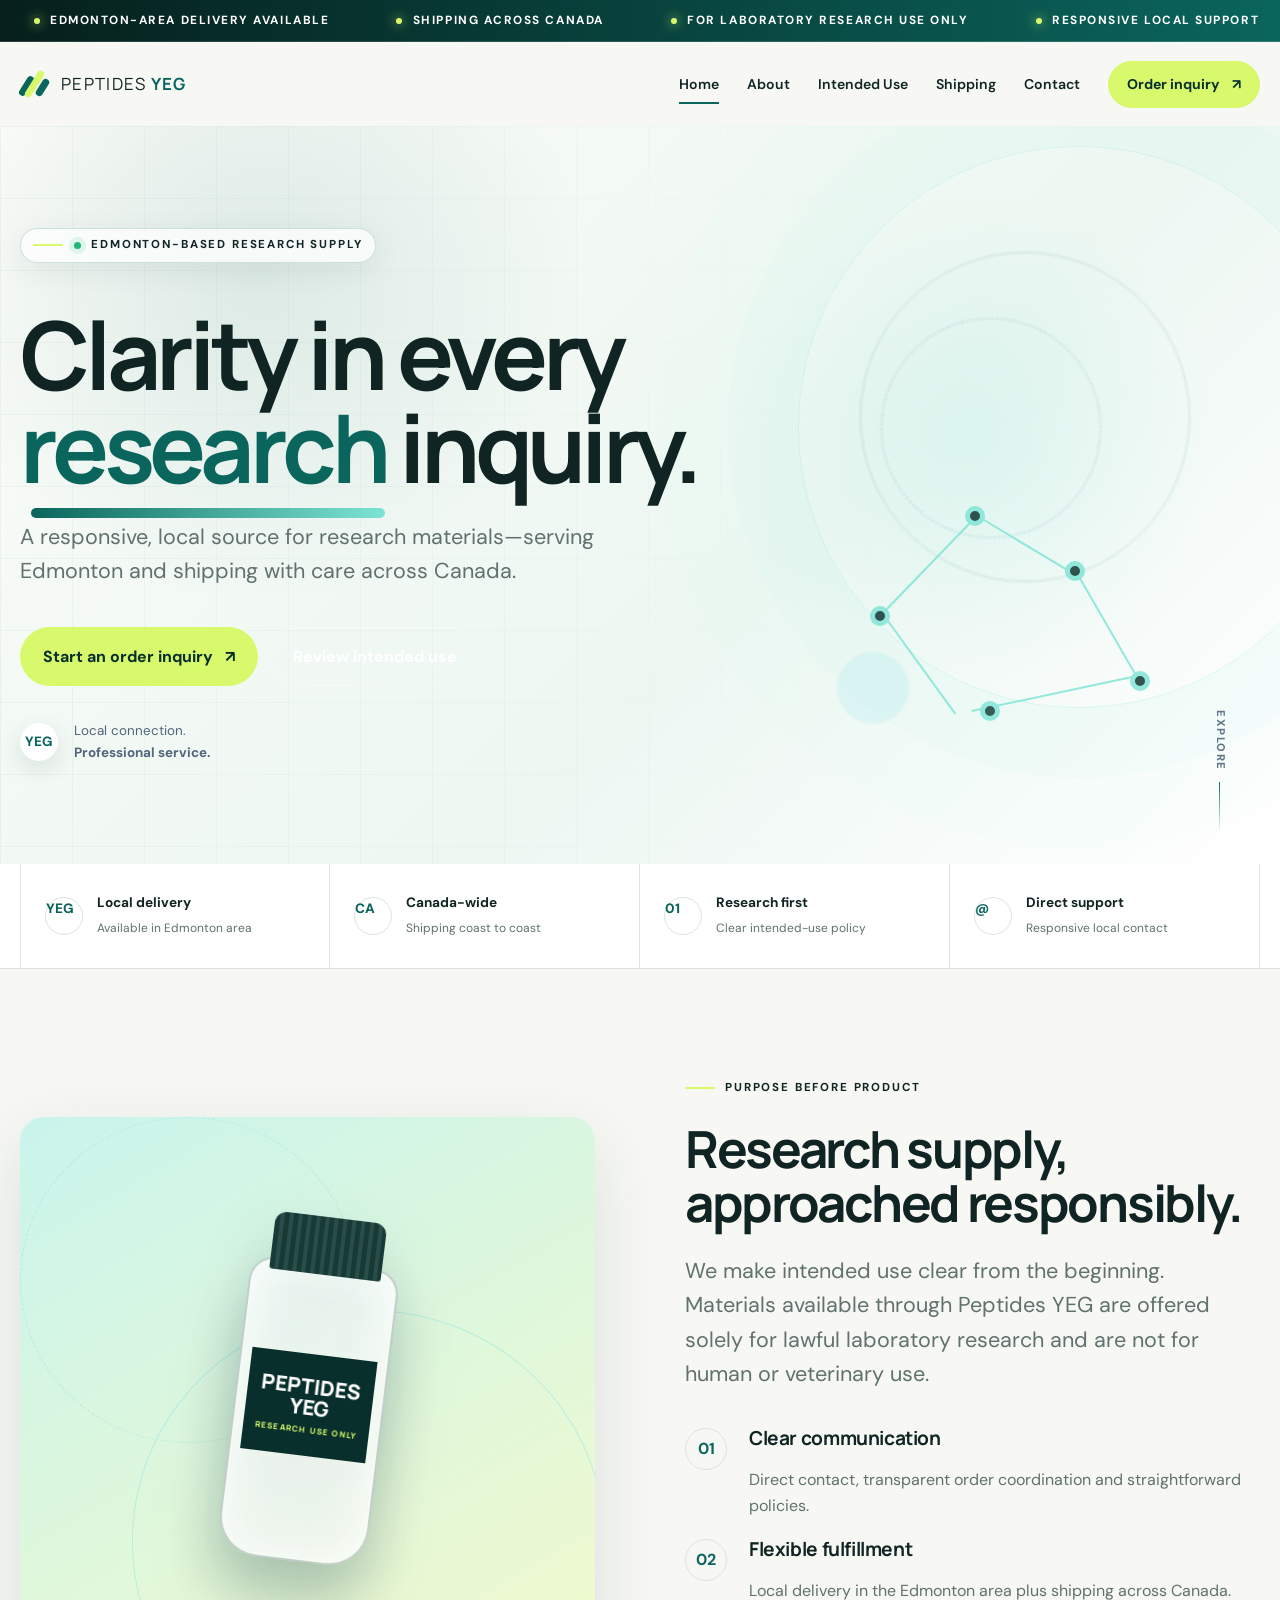
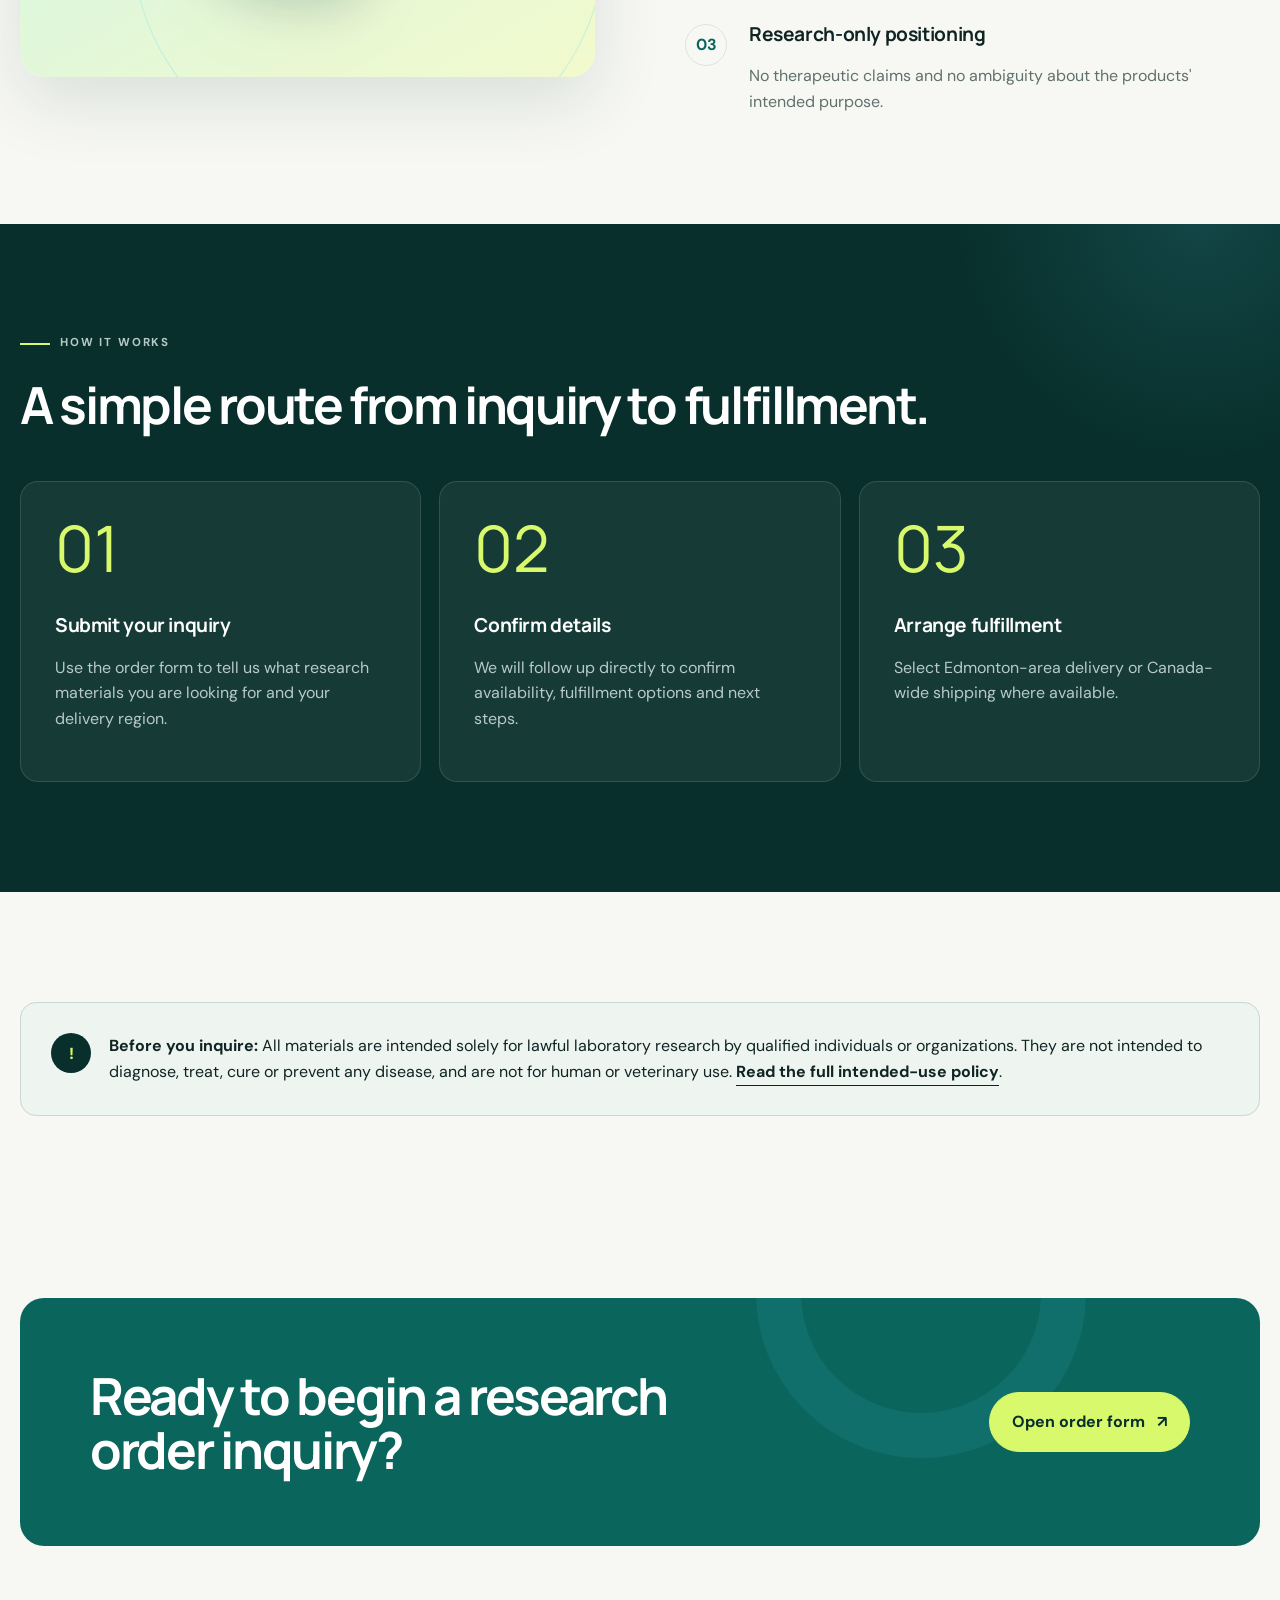
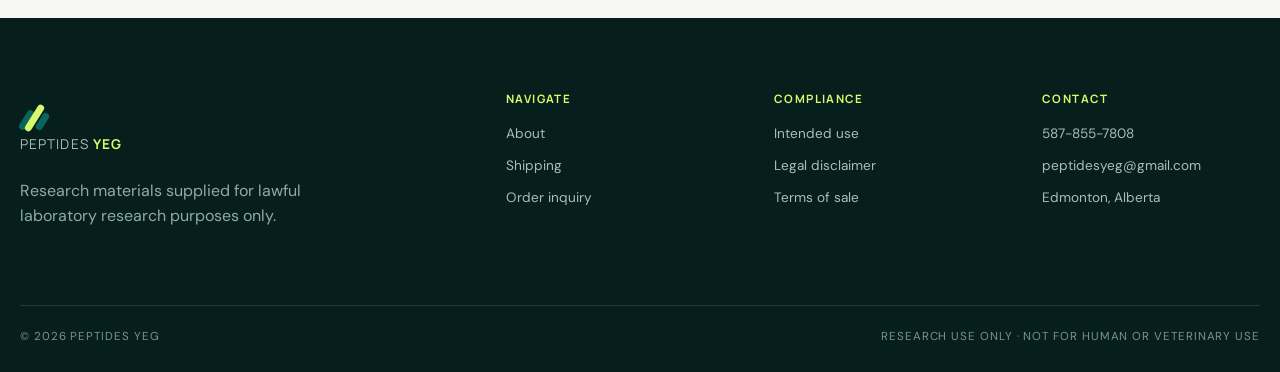
<file: index.html>
<!doctype html>
<html lang="en-CA">
<head>
  <meta charset="utf-8">
  <meta name="viewport" content="width=device-width,initial-scale=1">
  <meta name="description" content="Peptides YEG supplies research materials with Canada-wide shipping and local delivery in Edmonton. For laboratory research use only.">
  <title>Peptides YEG | Research Materials in Edmonton</title>
  <link rel="stylesheet" href="styles.css">
  <script src="navbar.js" defer></script>
  <script src="script.js" defer></script>
  <style>
    :root{--home-ink:#102523;--home-blue:#0a655d;--home-cyan:#7ce4d5;--home-mist:#f7f8f4;--home-line:rgba(10,101,93,.13)}
    html{scroll-behavior:smooth}
    body{overflow-x:hidden}
    body>.announcement{position:relative;z-index:30;height:auto;display:block;overflow:hidden;background:linear-gradient(90deg,#061f1c,#0a655d,#167e72,#061f1c);background-size:300% 100%;color:#fff;animation:bannerGlow 14s linear infinite;border-bottom:1px solid rgba(255,255,255,.14)}
    .announcement-track{display:flex;width:max-content;animation:marquee 28s linear infinite;padding:.7rem 0}
    body>.announcement:hover .announcement-track{animation-play-state:paused}
    .announcement-group{display:flex;align-items:center;flex-shrink:0}
    .announcement-item{display:flex;align-items:center;gap:.65rem;padding:0 2.1rem;font-size:.74rem;font-weight:700;letter-spacing:.13em;text-transform:uppercase;white-space:nowrap}
    .announcement-item::before{content:"";width:6px;height:6px;border-radius:50%;background:var(--mint);box-shadow:0 0 12px var(--mint)}
    .hero.home-hero{position:relative;min-height:min(760px,82vh);display:grid;align-items:center;isolation:isolate;overflow:hidden;background:radial-gradient(circle at 76% 42%,rgba(124,228,213,.17),transparent 23%),radial-gradient(circle at 20% 20%,rgba(10,101,93,.11),transparent 28%),linear-gradient(135deg,#fbfcf8 0%,#edf7f2 60%,#fff 100%);color:var(--ink)}
    .home-hero::before{content:"";position:absolute;inset:0;z-index:-2;background-image:linear-gradient(var(--home-line) 1px,transparent 1px),linear-gradient(90deg,var(--home-line) 1px,transparent 1px);background-size:72px 72px;mask-image:linear-gradient(to right,#000,transparent 78%);opacity:.38}
    .hero-orb{position:absolute;border-radius:50%;filter:blur(1px);pointer-events:none;z-index:-1}
    .orb-one{width:330px;height:330px;right:7%;top:17%;border:1px solid rgba(10,101,93,.18);animation:floatOrb 8s ease-in-out infinite}
    .orb-two{width:220px;height:220px;right:14%;top:26%;border:1px dashed rgba(11,111,145,.3);animation:spin 24s linear infinite}
    .orb-three{width:72px;height:72px;right:29%;bottom:19%;background:rgba(83,212,236,.12);animation:floatOrb 6s ease-in-out infinite reverse}
    .home-hero .hero-grid{position:relative;z-index:2}
    .hero-kicker{display:inline-flex;align-items:center;gap:.65rem;padding:.48rem .78rem;border:1px solid rgba(10,101,93,.18);border-radius:99px;background:rgba(255,255,255,.72);backdrop-filter:blur(8px);box-shadow:0 8px 30px rgba(8,47,43,.07)}
    .status-dot{width:7px;height:7px;border-radius:50%;background:#21b878;box-shadow:0 0 0 5px rgba(33,184,120,.12);animation:pulse 2s infinite}
    .home-hero h1{max-width:850px;margin-top:1.3rem;line-height:.98;letter-spacing:-.055em}
    .home-hero h1 em{position:relative;color:var(--home-blue);font-style:normal;white-space:nowrap}
    .home-hero h1 em::after{content:"";position:absolute;left:3%;right:0;bottom:-.08em;height:.11em;border-radius:99px;background:linear-gradient(90deg,var(--home-blue),var(--home-cyan));transform:scaleX(0);transform-origin:left;animation:drawLine 1s .65s cubic-bezier(.2,.8,.2,1) forwards}
    .home-hero .lead{max-width:650px;color:var(--muted)}
    .button{position:relative;overflow:hidden}
    .button::before{content:"";position:absolute;inset:0;transform:translateX(-110%) skewX(-18deg);background:linear-gradient(90deg,transparent,rgba(255,255,255,.28),transparent);transition:transform .65s ease}
    .button:hover::before{transform:translateX(110%) skewX(-18deg)}
    .hero-proof{display:flex;align-items:center;gap:1rem;margin-top:2.1rem;color:#53657c;font-size:.84rem}
    .proof-mark{display:grid;place-items:center;width:38px;height:38px;border-radius:50%;background:#fff;color:var(--home-blue);box-shadow:0 8px 24px rgba(8,47,43,.12);font-weight:800}
    .scroll-cue{position:absolute;right:clamp(1.2rem,4vw,4rem);bottom:2rem;display:flex;align-items:center;gap:.7rem;color:#5d6d82;font-size:.7rem;font-weight:800;letter-spacing:.14em;text-transform:uppercase;writing-mode:vertical-rl}
    .scroll-cue::after{content:"";width:1px;height:50px;background:linear-gradient(var(--home-blue),transparent);animation:scrollLine 1.8s ease-in-out infinite}
    .trust-strip{position:relative;z-index:4}
    .trust-item{transition:transform .35s ease,background .35s ease}
    .trust-item:hover{transform:translateY(-5px);background:rgba(10,101,93,.035)}
    .trust-icon{transition:transform .4s cubic-bezier(.2,.8,.2,1)}
    .trust-item:hover .trust-icon{transform:rotate(-6deg) scale(1.08)}
    .feature-visual{position:relative;overflow:hidden}
    .feature-visual::before,.feature-visual::after{content:"";position:absolute;border-radius:50%;border:1px solid rgba(83,212,236,.28)}
    .feature-visual::before{width:82%;height:82%;animation:spin 25s linear infinite}
    .feature-visual::after{width:58%;height:58%;border-style:dashed;animation:spin 18s linear infinite reverse}
    .vial{z-index:2;animation:vialFloat 5s ease-in-out infinite;filter:drop-shadow(0 26px 28px rgba(16,47,82,.17))}
    .feature{transition:transform .3s ease,border-color .3s ease,background .3s ease}
    .feature:hover{transform:translateX(8px);border-color:rgba(10,101,93,.25);background:rgba(247,248,244,.7)}
    .dark-section{position:relative;overflow:hidden}
    .dark-section::before{content:"";position:absolute;width:520px;height:520px;right:-180px;top:-270px;border-radius:50%;background:radial-gradient(circle,rgba(83,212,236,.14),transparent 67%);pointer-events:none}
    .card{position:relative;overflow:hidden;transition:transform .4s cubic-bezier(.2,.8,.2,1),border-color .4s ease,box-shadow .4s ease}
    .card::after{content:"";position:absolute;inset:auto -20% -65% 35%;height:170px;background:radial-gradient(circle,rgba(83,212,236,.13),transparent 68%);transition:transform .4s ease}
    .card:hover{transform:translateY(-10px);border-color:rgba(83,212,236,.45);box-shadow:0 22px 45px rgba(0,0,0,.18)}
    .card:hover::after{transform:translateY(-16px)}
    .card-number{transition:color .3s ease,transform .3s ease}
    .card:hover .card-number{color:var(--home-cyan);transform:translateX(5px)}
    .cta{position:relative;overflow:hidden}
    .cta::after{content:"";position:absolute;width:240px;height:240px;right:14%;top:-170px;border:45px solid rgba(83,212,236,.09);border-radius:50%;pointer-events:none;animation:floatOrb 7s ease-in-out infinite}
    .reveal{opacity:0;transform:translateY(32px);transition:opacity .8s ease,transform .8s cubic-bezier(.2,.8,.2,1)}
    .reveal.is-visible{opacity:1;transform:none}
    .reveal[data-delay="1"]{transition-delay:.1s}.reveal[data-delay="2"]{transition-delay:.2s}.reveal[data-delay="3"]{transition-delay:.3s}
    @keyframes marquee{to{transform:translateX(-50%)}}
    @keyframes bannerGlow{to{background-position:300% 0}}
    @keyframes floatOrb{50%{transform:translateY(-18px) scale(1.03)}}
    @keyframes vialFloat{50%{margin-top:-14px}}
    @keyframes spin{to{transform:rotate(360deg)}}
    @keyframes pulse{50%{box-shadow:0 0 0 9px rgba(33,184,120,0)}}
    @keyframes drawLine{to{transform:scaleX(1)}}
    @keyframes scrollLine{0%,100%{transform:scaleY(.25);transform-origin:top}50%{transform:scaleY(1);transform-origin:top}}
    @media (max-width:760px){.announcement-item{padding:0 1.35rem;font-size:.65rem}.hero.home-hero{min-height:680px}.hero-orb{opacity:.55}.orb-one{right:-180px}.orb-two{right:-80px}.scroll-cue{display:none}.hero-proof{margin-top:1.5rem}.home-hero h1 em{white-space:normal}.cta::after{display:none}}
    @media (prefers-reduced-motion:reduce){html{scroll-behavior:auto}.announcement-track,.announcement,.hero-orb,.vial,.status-dot,.scroll-cue::after,.cta::after{animation:none!important}.reveal{opacity:1;transform:none;transition:none}.home-hero h1 em::after{transform:scaleX(1);animation:none}}
  </style>
</head>
<body>
  <div class="announcement" role="region" aria-label="Service announcements">
    <div class="announcement-track">
      <div class="announcement-group">
        <span class="announcement-item">Edmonton-area delivery available</span><span class="announcement-item">Shipping across Canada</span><span class="announcement-item">For laboratory research use only</span><span class="announcement-item">Responsive local support</span>
      </div>
      <div class="announcement-group" aria-hidden="true">
        <span class="announcement-item">Edmonton-area delivery available</span><span class="announcement-item">Shipping across Canada</span><span class="announcement-item">For laboratory research use only</span><span class="announcement-item">Responsive local support</span>
      </div>
    </div>
  </div>
  <site-nav></site-nav>
  <main>
    <section class="hero home-hero">
      <span class="hero-orb orb-one" aria-hidden="true"></span><span class="hero-orb orb-two" aria-hidden="true"></span><span class="hero-orb orb-three" aria-hidden="true"></span>
      <div class="hero-grid">
        <p class="eyebrow hero-kicker"><span class="status-dot"></span> Edmonton-based research supply</p>
        <h1>Clarity in every <em>research</em> inquiry.</h1>
        <p class="lead">A responsive, local source for research materials—serving Edmonton and shipping with care across Canada.</p>
        <div class="hero-actions"><a class="button" href="order.html">Start an order inquiry <span>&#8599;</span></a><a class="button button-outline" href="intended-use.html">Review intended use</a></div>
        <div class="hero-proof"><span class="proof-mark">YEG</span><span>Local connection.<br><strong>Professional service.</strong></span></div>
      </div>
      <div class="molecule" aria-hidden="true"><span></span><span></span><span></span><span></span><span></span><i></i><i></i><i></i><i></i><i></i></div>
      <span class="scroll-cue" aria-hidden="true">Explore</span>
    </section>
    <section class="trust-strip reveal" aria-label="Service highlights"><div class="trust-grid"><div class="trust-item"><b class="trust-icon">YEG</b><div><b>Local delivery</b><span>Available in Edmonton area</span></div></div><div class="trust-item"><b class="trust-icon">CA</b><div><b>Canada-wide</b><span>Shipping coast to coast</span></div></div><div class="trust-item"><b class="trust-icon">01</b><div><b>Research first</b><span>Clear intended-use policy</span></div></div><div class="trust-item"><b class="trust-icon">@</b><div><b>Direct support</b><span>Responsive local contact</span></div></div></div></section>
    <section class="section"><div class="container split"><div class="feature-visual reveal" aria-label="Stylized research vial illustration"><div class="vial"><div class="vial-label">PEPTIDES YEG<small>RESEARCH USE ONLY</small></div></div></div><div class="reveal"><p class="eyebrow">Purpose before product</p><h2>Research supply, approached responsibly.</h2><p class="lead">We make intended use clear from the beginning. Materials available through Peptides YEG are offered solely for lawful laboratory research and are not for human or veterinary use.</p><div class="feature-list"><div class="feature"><span class="feature-number">01</span><div><h3>Clear communication</h3><p>Direct contact, transparent order coordination and straightforward policies.</p></div></div><div class="feature"><span class="feature-number">02</span><div><h3>Flexible fulfillment</h3><p>Local delivery in the Edmonton area plus shipping across Canada.</p></div></div><div class="feature"><span class="feature-number">03</span><div><h3>Research-only positioning</h3><p>No therapeutic claims and no ambiguity about the products' intended purpose.</p></div></div></div></div></div></section>
    <section class="section dark-section"><div class="container"><div class="reveal"><p class="eyebrow">How it works</p><h2>A simple route from inquiry to fulfillment.</h2></div><div class="cards"><article class="card reveal" data-delay="1"><div class="card-number">01</div><h3>Submit your inquiry</h3><p>Use the order form to tell us what research materials you are looking for and your delivery region.</p></article><article class="card reveal" data-delay="2"><div class="card-number">02</div><h3>Confirm details</h3><p>We will follow up directly to confirm availability, fulfillment options and next steps.</p></article><article class="card reveal" data-delay="3"><div class="card-number">03</div><h3>Arrange fulfillment</h3><p>Select Edmonton-area delivery or Canada-wide shipping where available.</p></article></div></div></section>
    <section class="section"><div class="container"><div class="notice reveal"><span class="notice-icon">!</span><p><strong>Before you inquire:</strong> All materials are intended solely for lawful laboratory research by qualified individuals or organizations. They are not intended to diagnose, treat, cure or prevent any disease, and are not for human or veterinary use. <a class="text-link" href="intended-use.html">Read the full intended-use policy</a>.</p></div></div></section>
    <section class="section-tight"><div class="container cta reveal"><h2>Ready to begin a research order inquiry?</h2><a class="button" href="order.html">Open order form <span>&#8599;</span></a></div></section>
  </main>
  <site-footer></site-footer>
  <script>
    (() => {
      const items = document.querySelectorAll('.reveal');
      if (!('IntersectionObserver' in window)) { items.forEach(el => el.classList.add('is-visible')); return; }
      const observer = new IntersectionObserver(entries => entries.forEach(entry => {
        if (entry.isIntersecting) { entry.target.classList.add('is-visible'); observer.unobserve(entry.target); }
      }), { threshold: .13, rootMargin: '0px 0px -30px' });
      items.forEach(el => observer.observe(el));
      const hero = document.querySelector('.home-hero');
      const orbs = document.querySelectorAll('.hero-orb');
      if (hero && matchMedia('(pointer:fine)').matches && !matchMedia('(prefers-reduced-motion:reduce)').matches) {
        hero.addEventListener('pointermove', event => {
          const x = (event.clientX / innerWidth - .5) * 16, y = (event.clientY / innerHeight - .5) * 16;
          orbs.forEach((orb, index) => { orb.style.marginLeft = `${x * (index + 1) * .35}px`; orb.style.marginTop = `${y * (index + 1) * .35}px`; });
        });
      }
    })();
  </script>
</body>
</html>
</file>
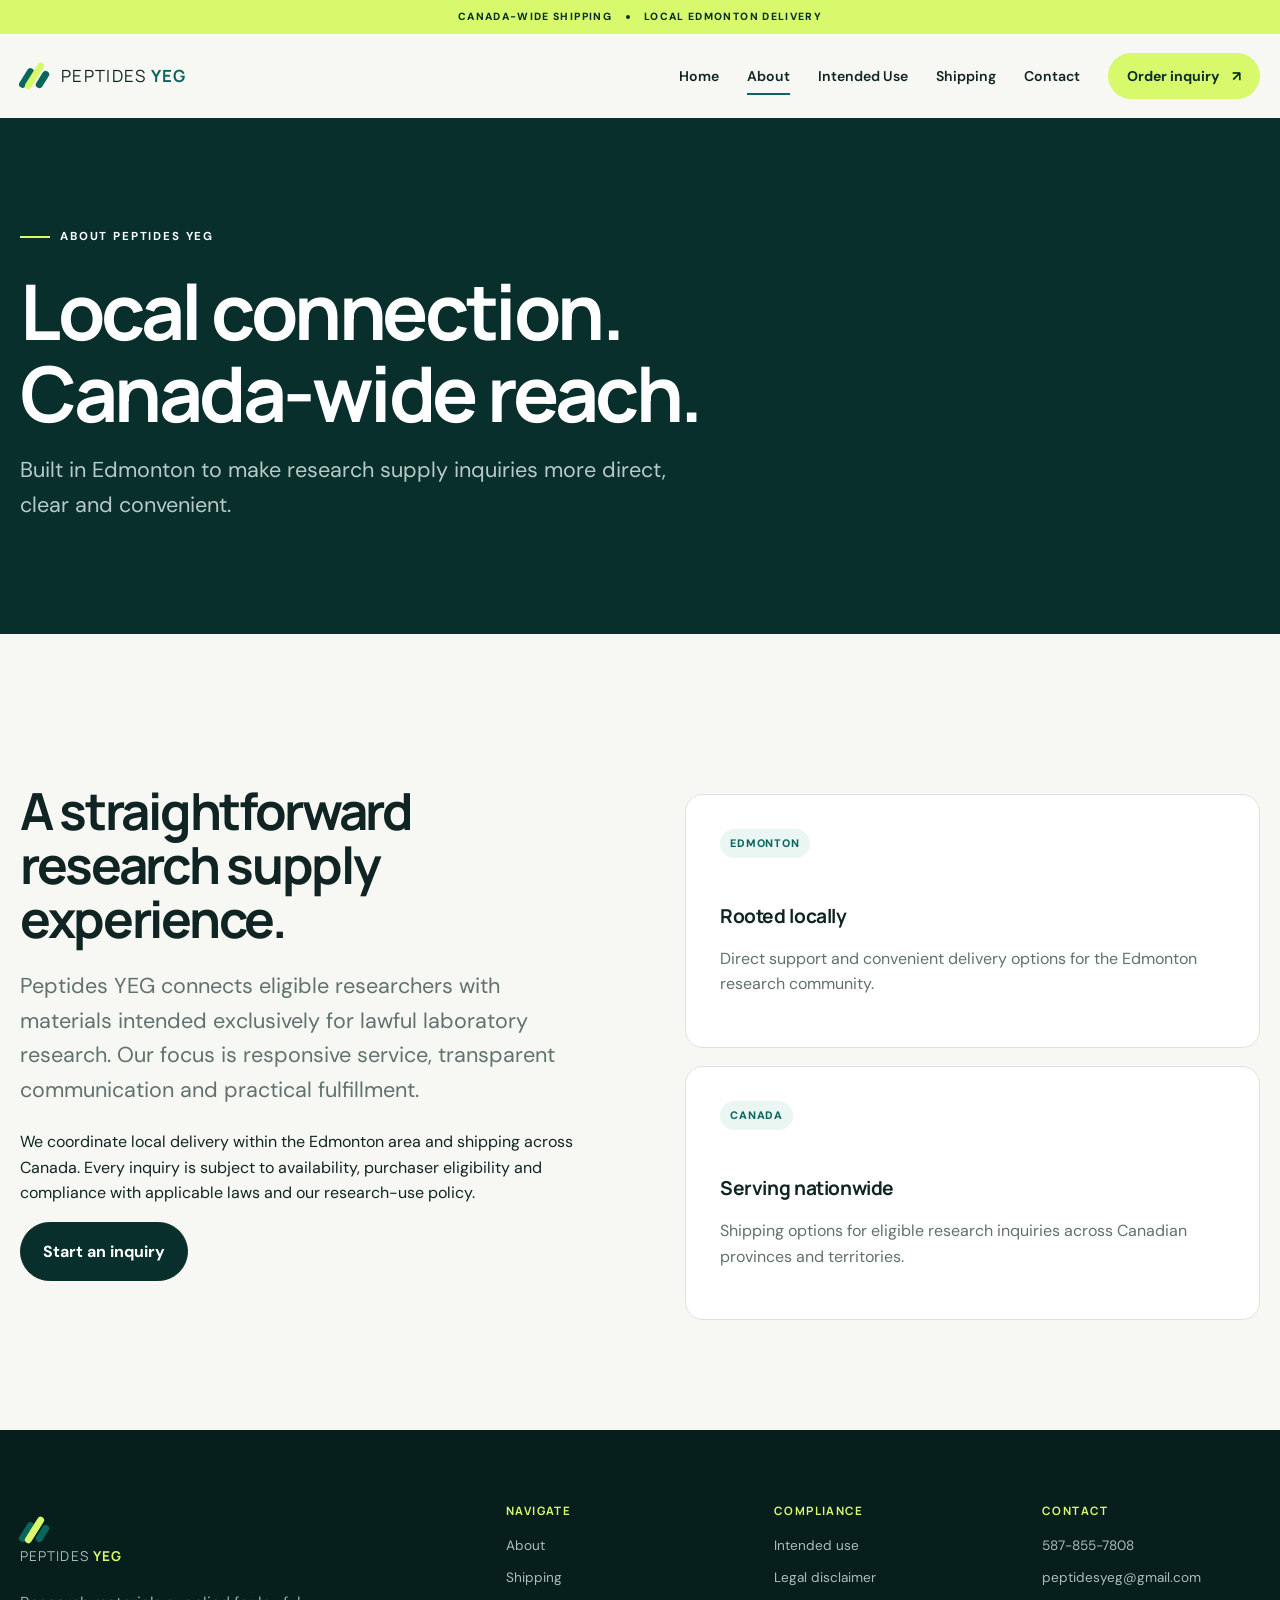
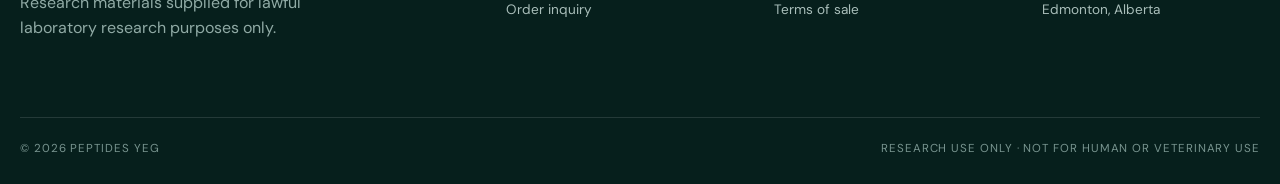
<file: about.html>
<!doctype html><html lang="en-CA"><head><meta charset="utf-8"><meta name="viewport" content="width=device-width,initial-scale=1"><meta name="description" content="About Peptides YEG, an Edmonton-based research material supplier serving Canada."><title>About | Peptides YEG</title><link rel="stylesheet" href="styles.css"><script src="navbar.js" defer></script></head><body><site-nav></site-nav><main><section class="page-hero"><div class="container"><p class="eyebrow">About Peptides YEG</p><h1>Local connection.<br>Canada-wide reach.</h1><p class="lead">Built in Edmonton to make research supply inquiries more direct, clear and convenient.</p></div></section><section class="section"><div class="container split"><div><h2>A straightforward research supply experience.</h2><p class="lead">Peptides YEG connects eligible researchers with materials intended exclusively for lawful laboratory research. Our focus is responsive service, transparent communication and practical fulfillment.</p><p>We coordinate local delivery within the Edmonton area and shipping across Canada. Every inquiry is subject to availability, purchaser eligibility and compliance with applicable laws and our research-use policy.</p><a class="button button-dark" href="order.html">Start an inquiry</a></div><div class="cards" style="grid-template-columns:1fr"><article class="card"><span class="card-label">EDMONTON</span><h3>Rooted locally</h3><p>Direct support and convenient delivery options for the Edmonton research community.</p></article><article class="card"><span class="card-label">CANADA</span><h3>Serving nationwide</h3><p>Shipping options for eligible research inquiries across Canadian provinces and territories.</p></article></div></div></section></main><site-footer></site-footer></body></html>
</file>
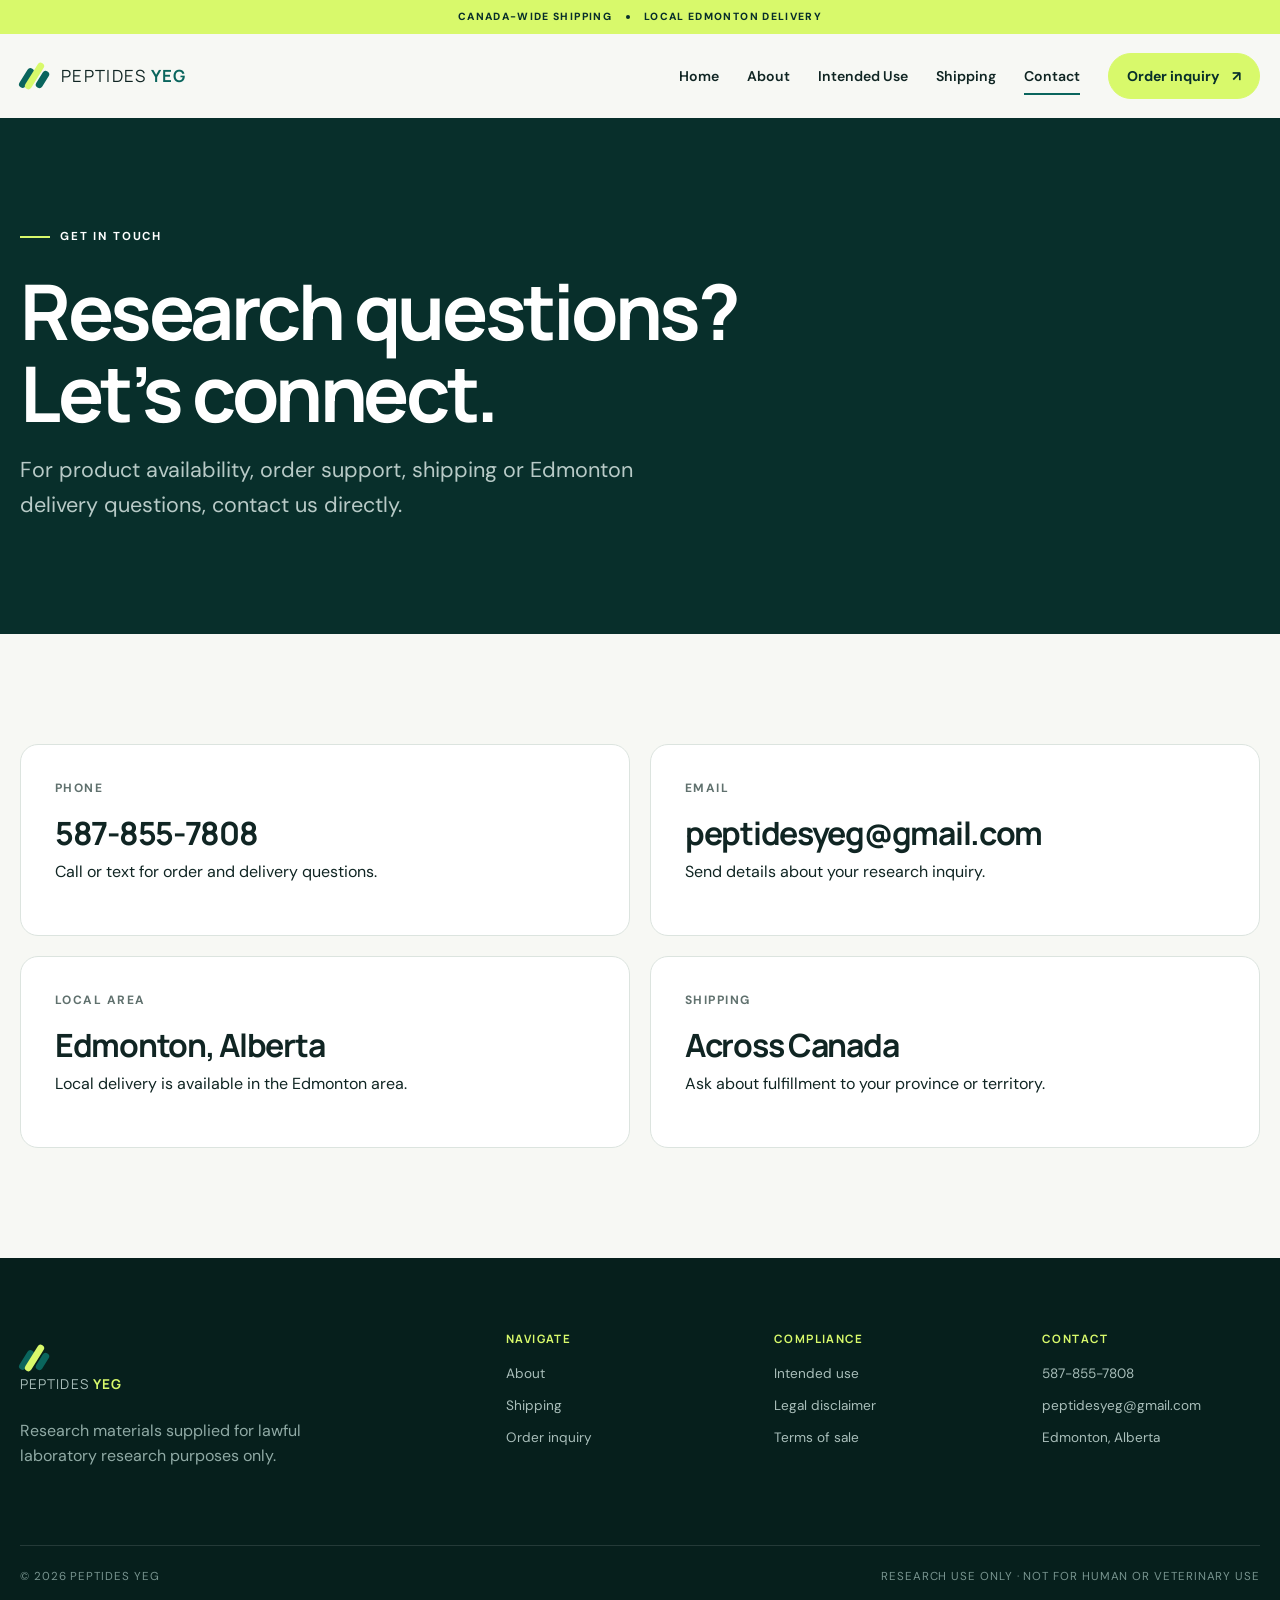
<file: contact.html>
<!doctype html><html lang="en-CA"><head><meta charset="utf-8"><meta name="viewport" content="width=device-width,initial-scale=1"><title>Contact | Peptides YEG</title><meta name="description" content="Contact Peptides YEG in Edmonton by phone or email."><link rel="stylesheet" href="styles.css"><script src="navbar.js" defer></script></head><body><site-nav></site-nav><main><section class="page-hero"><div class="container"><p class="eyebrow">Get in touch</p><h1>Research questions?<br>Let’s connect.</h1><p class="lead">For product availability, order support, shipping or Edmonton delivery questions, contact us directly.</p></div></section><section class="section"><div class="container contact-grid"><div class="contact-card"><strong>Phone</strong><a href="tel:+15878557808">587-855-7808</a><p>Call or text for order and delivery questions.</p></div><div class="contact-card"><strong>Email</strong><a href="mailto:peptidesyeg@gmail.com">peptidesyeg@gmail.com</a><p>Send details about your research inquiry.</p></div><div class="contact-card"><strong>Local area</strong><a href="shipping.html">Edmonton, Alberta</a><p>Local delivery is available in the Edmonton area.</p></div><div class="contact-card"><strong>Shipping</strong><a href="shipping.html">Across Canada</a><p>Ask about fulfillment to your province or territory.</p></div></div></section></main><site-footer></site-footer></body></html>
</file>
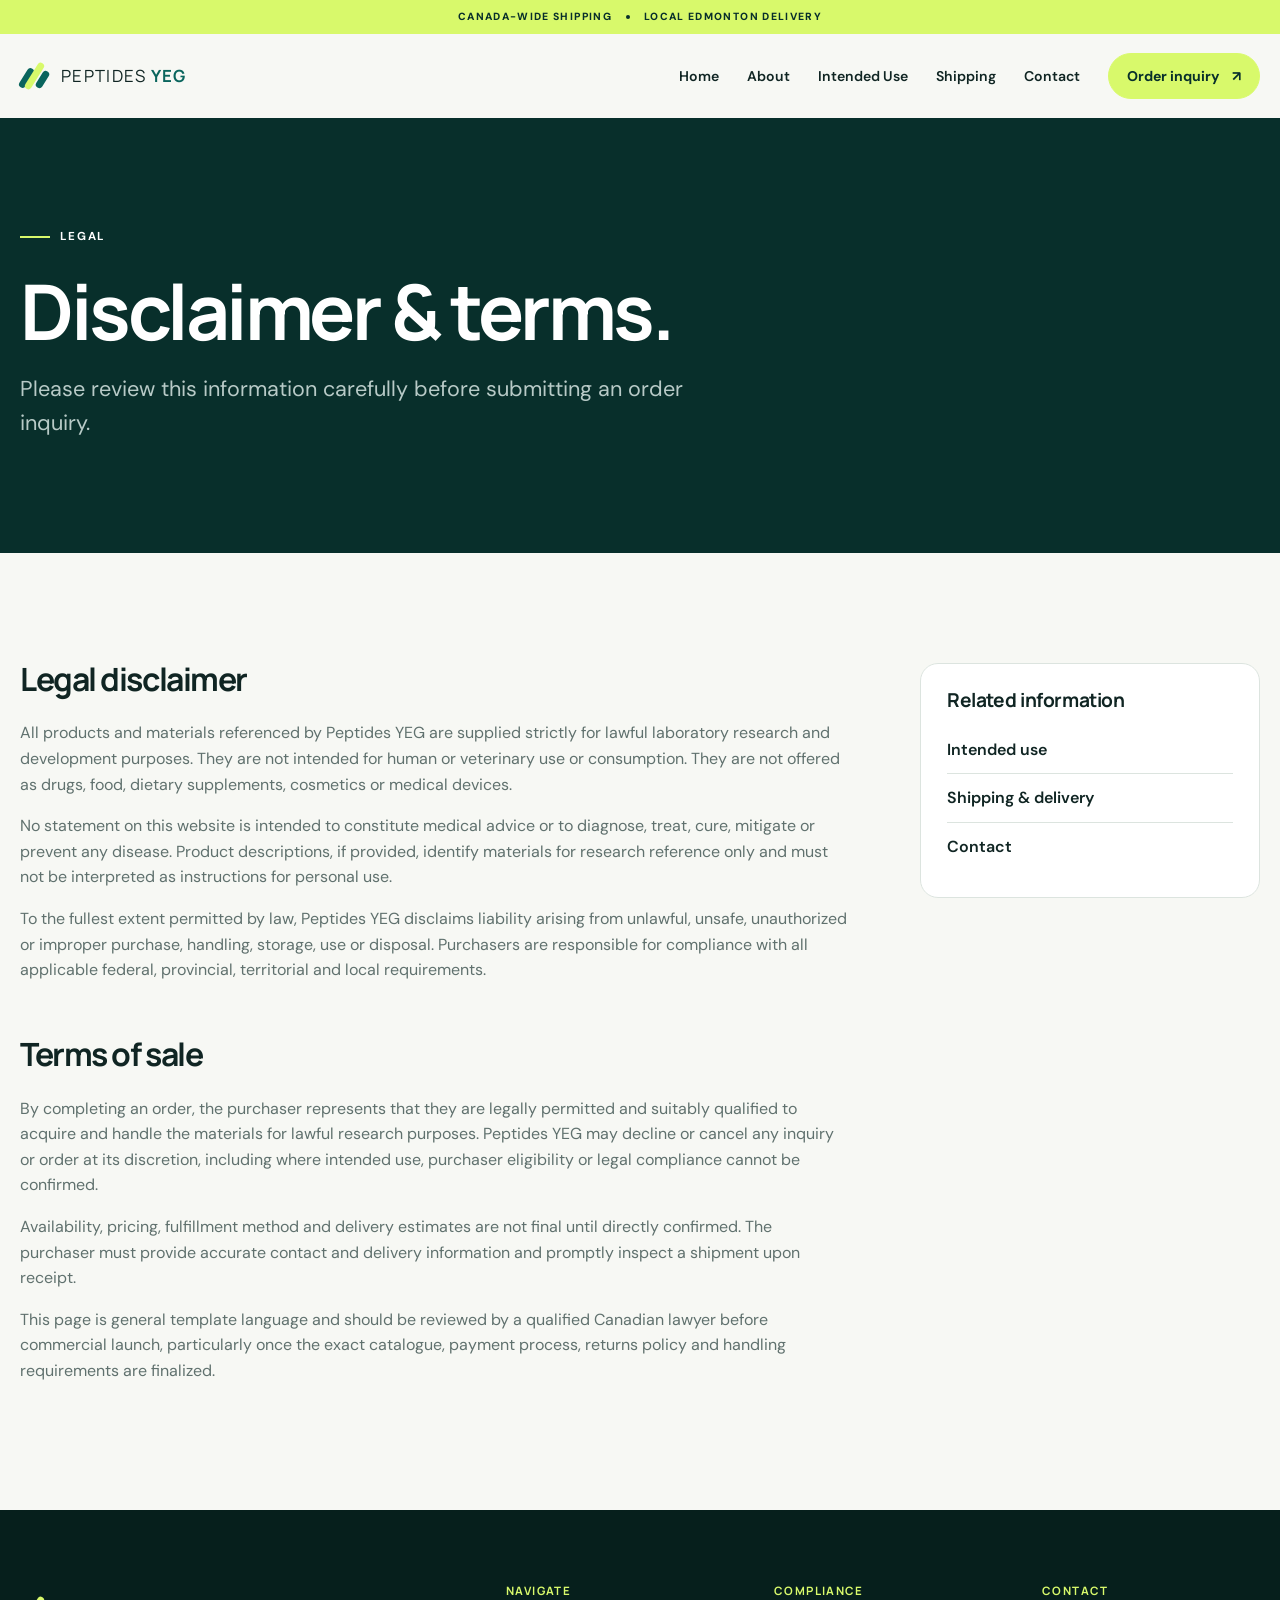
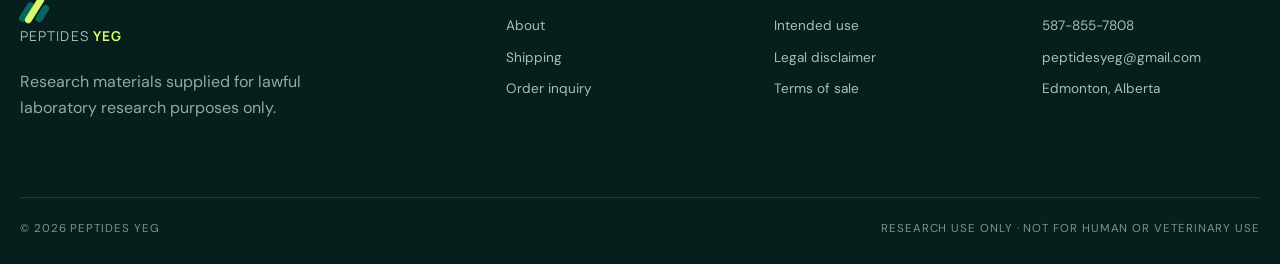
<file: disclaimer.html>
<!doctype html><html lang="en-CA"><head><meta charset="utf-8"><meta name="viewport" content="width=device-width,initial-scale=1"><title>Legal Disclaimer | Peptides YEG</title><meta name="description" content="Legal disclaimer and terms of sale for Peptides YEG."><link rel="stylesheet" href="styles.css"><script src="navbar.js" defer></script></head><body><site-nav></site-nav><main><section class="page-hero"><div class="container"><p class="eyebrow">Legal</p><h1>Disclaimer & terms.</h1><p class="lead">Please review this information carefully before submitting an order inquiry.</p></div></section><section class="section"><div class="container content-grid"><article class="prose"><h2>Legal disclaimer</h2><p>All products and materials referenced by Peptides YEG are supplied strictly for lawful laboratory research and development purposes. They are not intended for human or veterinary use or consumption. They are not offered as drugs, food, dietary supplements, cosmetics or medical devices.</p><p>No statement on this website is intended to constitute medical advice or to diagnose, treat, cure, mitigate or prevent any disease. Product descriptions, if provided, identify materials for research reference only and must not be interpreted as instructions for personal use.</p><p>To the fullest extent permitted by law, Peptides YEG disclaims liability arising from unlawful, unsafe, unauthorized or improper purchase, handling, storage, use or disposal. Purchasers are responsible for compliance with all applicable federal, provincial, territorial and local requirements.</p><h2 id="terms">Terms of sale</h2><p>By completing an order, the purchaser represents that they are legally permitted and suitably qualified to acquire and handle the materials for lawful research purposes. Peptides YEG may decline or cancel any inquiry or order at its discretion, including where intended use, purchaser eligibility or legal compliance cannot be confirmed.</p><p>Availability, pricing, fulfillment method and delivery estimates are not final until directly confirmed. The purchaser must provide accurate contact and delivery information and promptly inspect a shipment upon receipt.</p><p>This page is general template language and should be reviewed by a qualified Canadian lawyer before commercial launch, particularly once the exact catalogue, payment process, returns policy and handling requirements are finalized.</p></article><aside class="sidebar"><h3>Related information</h3><a href="intended-use.html">Intended use</a><a href="shipping.html">Shipping & delivery</a><a href="contact.html">Contact</a></aside></div></section></main><site-footer></site-footer></body></html>
</file>
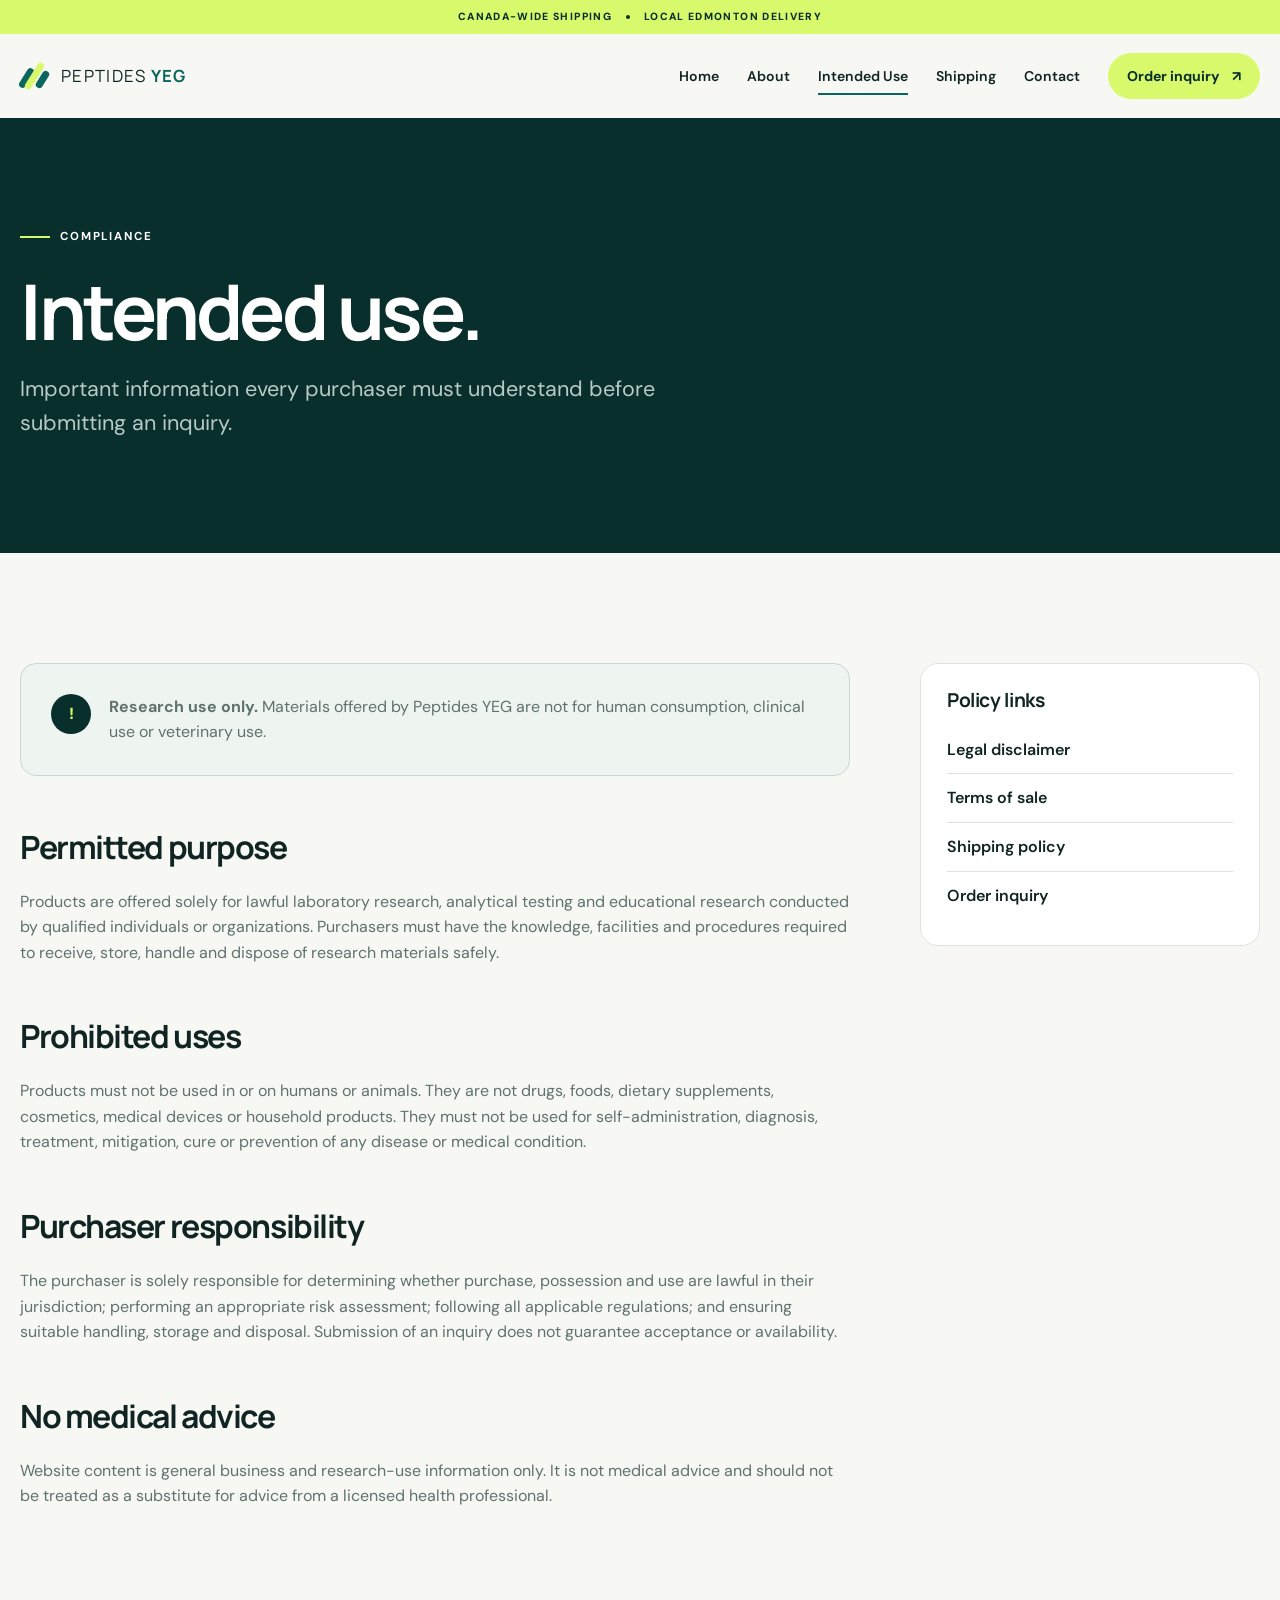
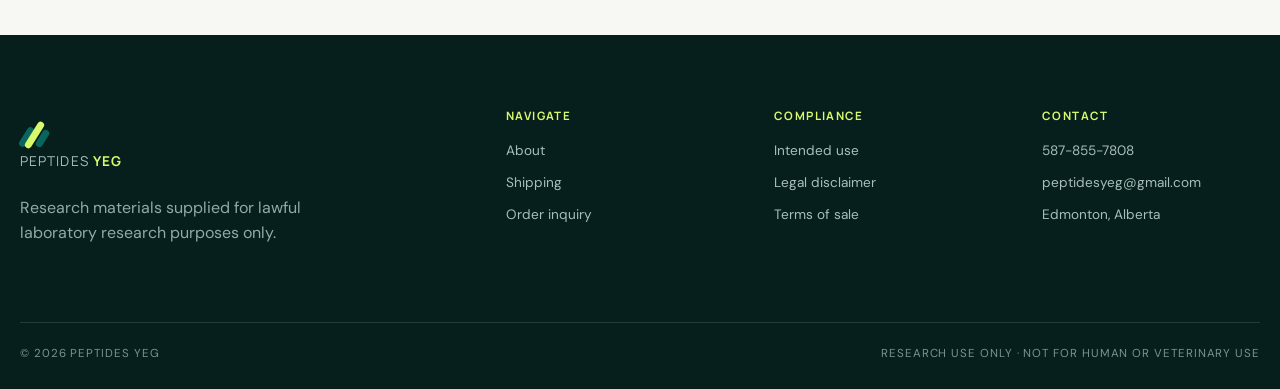
<file: intended-use.html>
<!doctype html><html lang="en-CA"><head><meta charset="utf-8"><meta name="viewport" content="width=device-width,initial-scale=1"><title>Intended Use | Peptides YEG</title><meta name="description" content="Research-only intended use policy for Peptides YEG."><link rel="stylesheet" href="styles.css"><script src="navbar.js" defer></script></head><body><site-nav></site-nav><main><section class="page-hero"><div class="container"><p class="eyebrow">Compliance</p><h1>Intended use.</h1><p class="lead">Important information every purchaser must understand before submitting an inquiry.</p></div></section><section class="section"><div class="container content-grid"><article class="prose"><div class="notice"><span class="notice-icon">!</span><p><strong>Research use only.</strong> Materials offered by Peptides YEG are not for human consumption, clinical use or veterinary use.</p></div><h2>Permitted purpose</h2><p>Products are offered solely for lawful laboratory research, analytical testing and educational research conducted by qualified individuals or organizations. Purchasers must have the knowledge, facilities and procedures required to receive, store, handle and dispose of research materials safely.</p><h2>Prohibited uses</h2><p>Products must not be used in or on humans or animals. They are not drugs, foods, dietary supplements, cosmetics, medical devices or household products. They must not be used for self-administration, diagnosis, treatment, mitigation, cure or prevention of any disease or medical condition.</p><h2>Purchaser responsibility</h2><p>The purchaser is solely responsible for determining whether purchase, possession and use are lawful in their jurisdiction; performing an appropriate risk assessment; following all applicable regulations; and ensuring suitable handling, storage and disposal. Submission of an inquiry does not guarantee acceptance or availability.</p><h2>No medical advice</h2><p>Website content is general business and research-use information only. It is not medical advice and should not be treated as a substitute for advice from a licensed health professional.</p></article><aside class="sidebar"><h3>Policy links</h3><a href="disclaimer.html">Legal disclaimer</a><a href="disclaimer.html#terms">Terms of sale</a><a href="shipping.html">Shipping policy</a><a href="order.html">Order inquiry</a></aside></div></section></main><site-footer></site-footer></body></html>
</file>
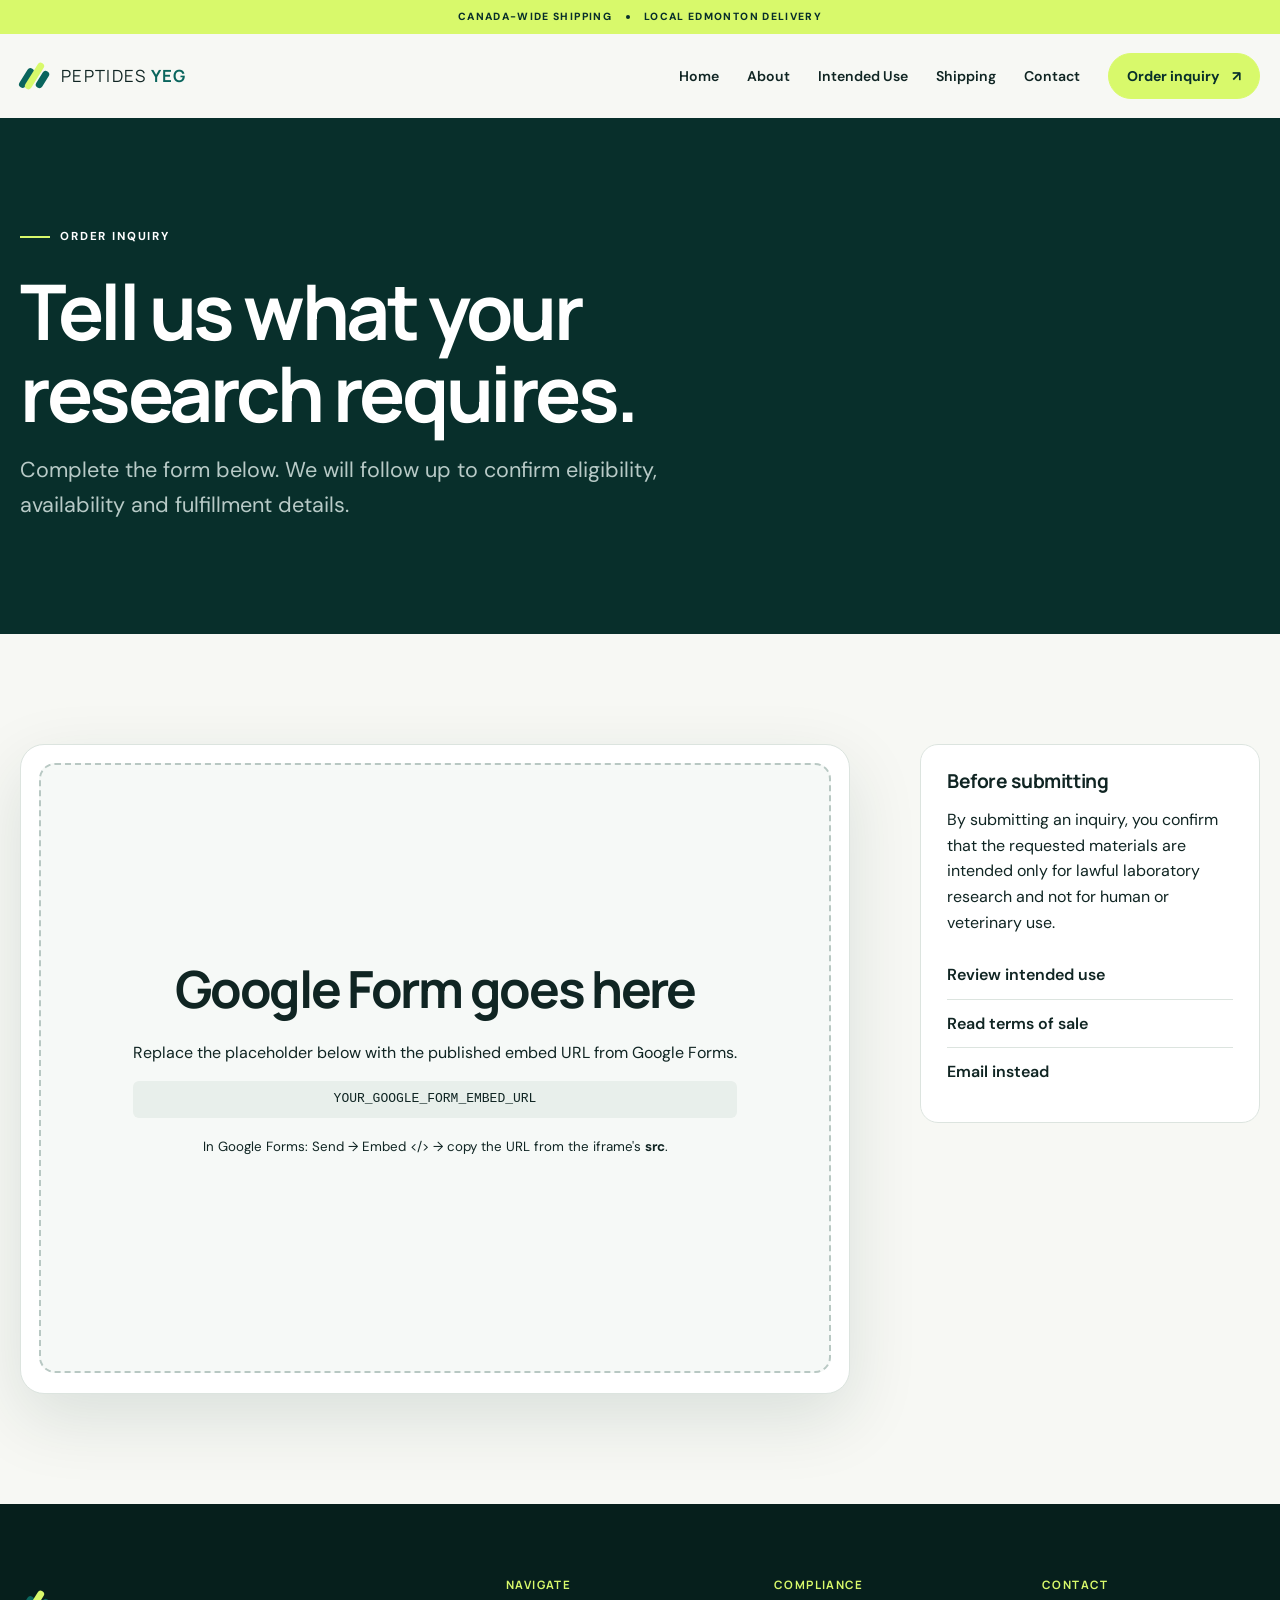
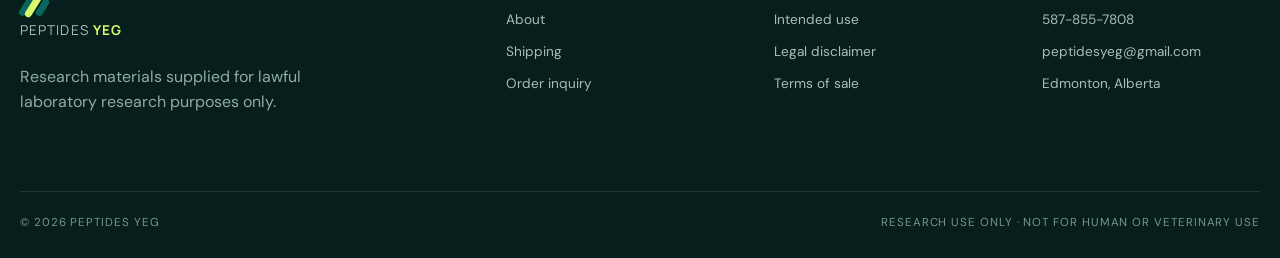
<file: order.html>
<!doctype html><html lang="en-CA"><head><meta charset="utf-8"><meta name="viewport" content="width=device-width,initial-scale=1"><title>Order Inquiry | Peptides YEG</title><meta name="description" content="Submit a Peptides YEG research order inquiry."><link rel="stylesheet" href="styles.css"><script src="navbar.js" defer></script></head><body><site-nav></site-nav><main><section class="page-hero"><div class="container"><p class="eyebrow">Order inquiry</p><h1>Tell us what your<br>research requires.</h1><p class="lead">Complete the form below. We will follow up to confirm eligibility, availability and fulfillment details.</p></div></section><section class="section"><div class="container content-grid"><div><div class="form-shell"><div class="form-placeholder"><div><h2>Google Form goes here</h2><p>Replace the placeholder below with the published embed URL from Google Forms.</p><code>YOUR_GOOGLE_FORM_EMBED_URL</code><p><small>In Google Forms: Send &rarr; Embed &lt;/&gt; &rarr; copy the URL from the iframe's <strong>src</strong>.</small></p></div></div></div></div><aside class="sidebar"><h3>Before submitting</h3><p>By submitting an inquiry, you confirm that the requested materials are intended only for lawful laboratory research and not for human or veterinary use.</p><a href="intended-use.html">Review intended use</a><a href="disclaimer.html#terms">Read terms of sale</a><a href="mailto:peptidesyeg@gmail.com">Email instead</a></aside></div></section></main><site-footer></site-footer></body></html>
</file>
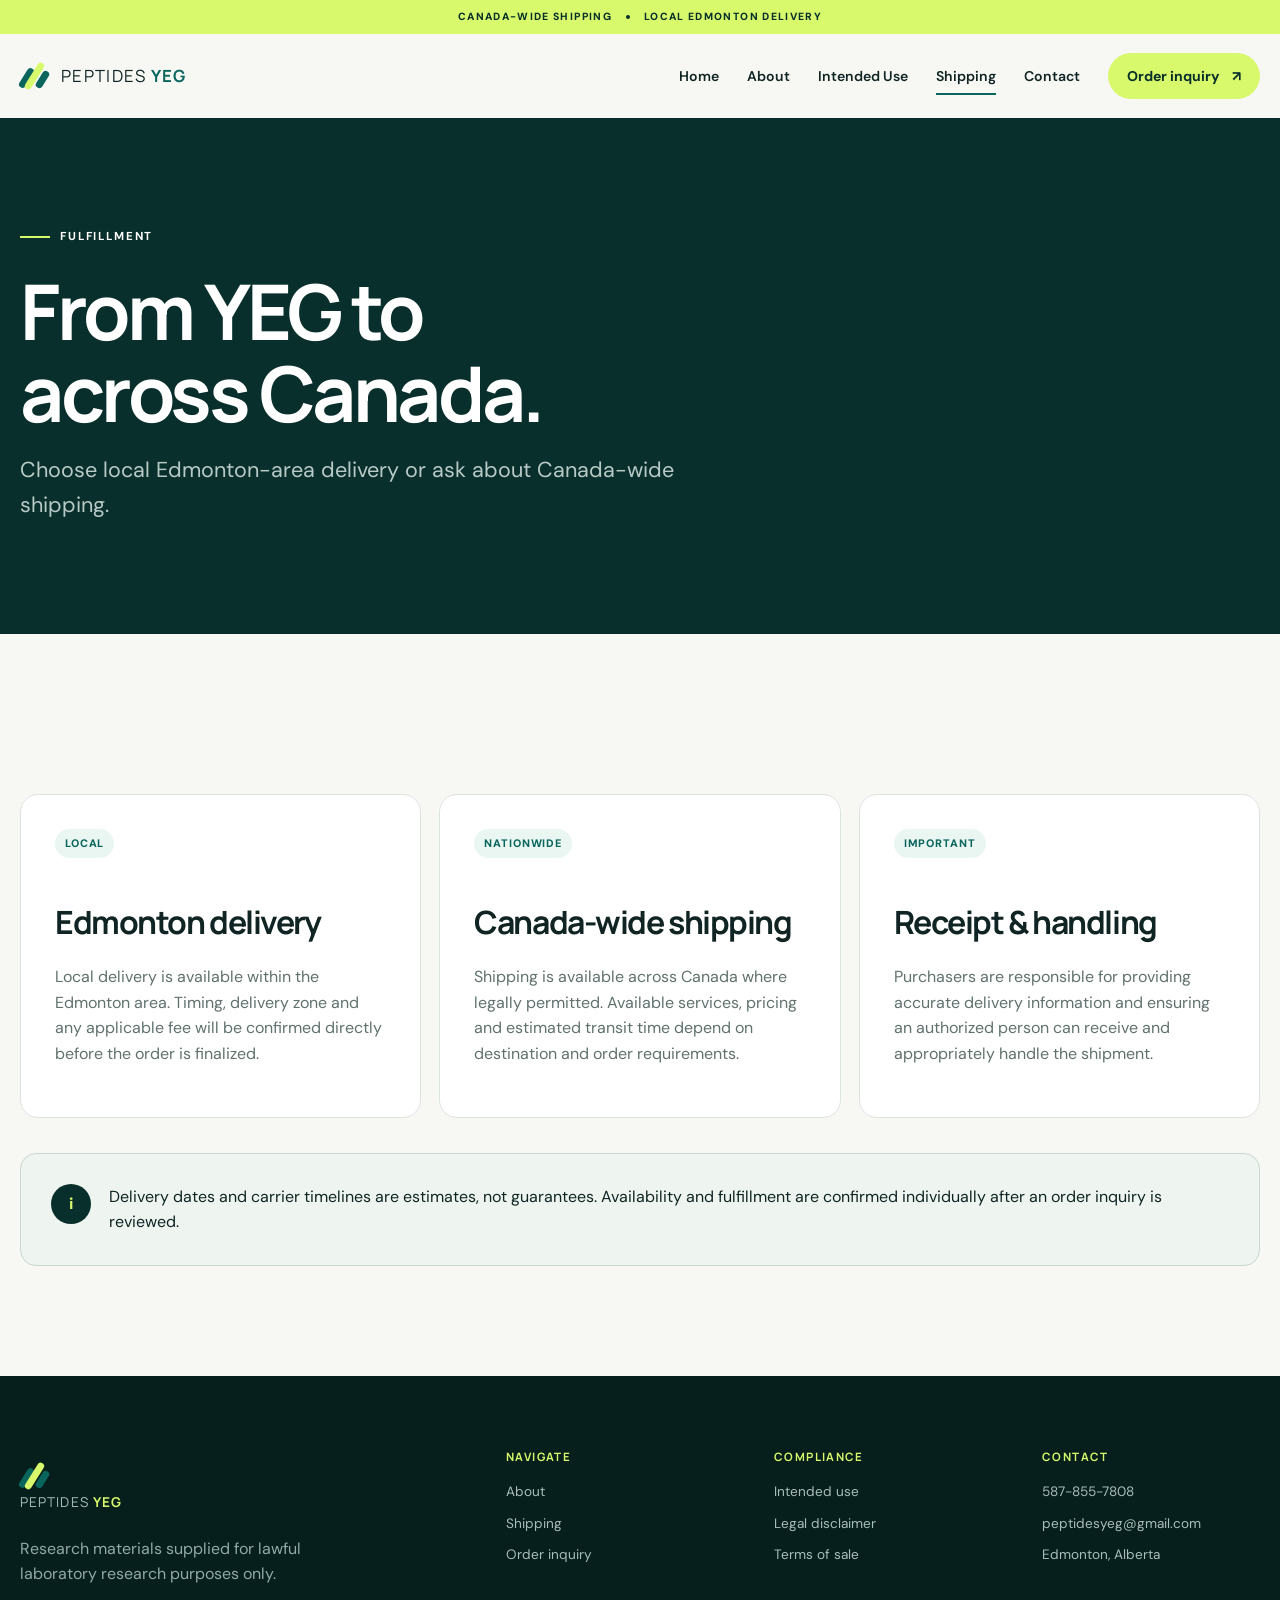
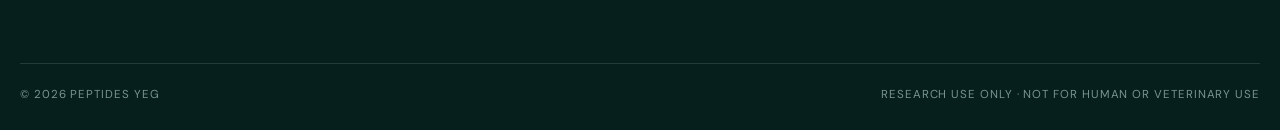
<file: shipping.html>
<!doctype html><html lang="en-CA"><head><meta charset="utf-8"><meta name="viewport" content="width=device-width,initial-scale=1"><title>Shipping & Delivery | Peptides YEG</title><meta name="description" content="Canada-wide shipping and Edmonton-area delivery from Peptides YEG."><link rel="stylesheet" href="styles.css"><script src="navbar.js" defer></script></head><body><site-nav></site-nav><main><section class="page-hero"><div class="container"><p class="eyebrow">Fulfillment</p><h1>From YEG to<br>across Canada.</h1><p class="lead">Choose local Edmonton-area delivery or ask about Canada-wide shipping.</p></div></section><section class="section"><div class="container"><div class="cards"><article class="card"><span class="card-label">LOCAL</span><h2 style="font-size:2rem">Edmonton delivery</h2><p>Local delivery is available within the Edmonton area. Timing, delivery zone and any applicable fee will be confirmed directly before the order is finalized.</p></article><article class="card"><span class="card-label">NATIONWIDE</span><h2 style="font-size:2rem">Canada-wide shipping</h2><p>Shipping is available across Canada where legally permitted. Available services, pricing and estimated transit time depend on destination and order requirements.</p></article><article class="card"><span class="card-label">IMPORTANT</span><h2 style="font-size:2rem">Receipt & handling</h2><p>Purchasers are responsible for providing accurate delivery information and ensuring an authorized person can receive and appropriately handle the shipment.</p></article></div><div class="notice" style="margin-top:35px"><span class="notice-icon">i</span><p>Delivery dates and carrier timelines are estimates, not guarantees. Availability and fulfillment are confirmed individually after an order inquiry is reviewed.</p></div></div></section></main><site-footer></site-footer></body></html>
</file>
<file: styles.css>
@import url('https://fonts.googleapis.com/css2?family=DM+Sans:wght@400;500;600&family=Manrope:wght@500;600;700;800&display=swap');

:root{--ink:#102523;--muted:#60716e;--paper:#f7f8f4;--white:#fff;--line:#dce4df;--mint:#d8f96b;--teal:#0a655d;--deep:#082f2b;--cyan:#7ce4d5;--shadow:0 24px 70px rgba(8,47,43,.12);--radius:24px;--max:1240px}
*{box-sizing:border-box}html{scroll-behavior:smooth}body{margin:0;background:var(--paper);color:var(--ink);font-family:'DM Sans',sans-serif;line-height:1.6}body.menu-open{overflow:hidden}a{color:inherit;text-decoration:none}img{max-width:100%}h1,h2,h3,p{margin-top:0}h1,h2,h3{font-family:'Manrope',sans-serif;line-height:1.06;letter-spacing:-.045em}h1{font-size:clamp(3rem,7.4vw,7rem);max-width:920px;margin-bottom:26px}h2{font-size:clamp(2rem,4vw,4rem);margin-bottom:24px}h3{font-size:1.2rem;letter-spacing:-.02em}.eyebrow{display:flex;align-items:center;gap:10px;text-transform:uppercase;letter-spacing:.16em;font-size:.72rem;font-weight:700;margin-bottom:24px}.eyebrow:before{content:"";width:30px;height:2px;background:var(--mint)}.lead{font-size:clamp(1.1rem,2vw,1.35rem);color:var(--muted);max-width:680px}.container{width:min(calc(100% - 40px),var(--max));margin-inline:auto}.section{padding:110px 0}.section-tight{padding:72px 0}.button{display:inline-flex;align-items:center;justify-content:center;gap:12px;background:var(--mint);color:var(--deep);padding:16px 22px;border:1px solid var(--mint);border-radius:999px;font-weight:700;transition:.2s ease}.button:hover{transform:translateY(-2px);box-shadow:0 12px 30px rgba(216,249,107,.24)}.button-outline{background:transparent;color:var(--white);border-color:rgba(255,255,255,.35)}.button-dark{background:var(--deep);color:var(--white);border-color:var(--deep)}.button-small{padding:11px 18px;font-size:.88rem}.text-link{font-weight:700;border-bottom:1px solid;padding-bottom:3px}.announcement{height:34px;background:var(--mint);color:var(--deep);display:flex;align-items:center;justify-content:center;gap:14px;text-transform:uppercase;letter-spacing:.13em;font-size:.65rem;font-weight:800}.announcement-dot{width:4px;height:4px;background:var(--deep);border-radius:50%}.site-header{height:84px;width:min(calc(100% - 40px),var(--max));margin:auto;display:flex;align-items:center;justify-content:space-between;position:relative;z-index:20}.brand{display:flex;align-items:center;gap:12px;font-family:'Manrope',sans-serif;font-size:1.05rem;letter-spacing:.08em}.brand strong{color:var(--teal)}.brand-mark{width:29px;height:31px;position:relative;display:block}.brand-mark i{position:absolute;width:7px;border-radius:9px;background:var(--teal);transform:rotate(32deg)}.brand-mark i:nth-child(1){height:22px;left:3px;top:6px}.brand-mark i:nth-child(2){height:30px;left:11px;top:0;background:var(--mint)}.brand-mark i:nth-child(3){height:19px;left:19px;top:9px}.primary-nav{display:flex;align-items:center;gap:28px;font-size:.88rem;font-weight:600}.primary-nav>a:not(.button){position:relative}.primary-nav>a[aria-current=page]:not(.button):after{content:"";position:absolute;left:0;right:0;bottom:-8px;height:2px;background:var(--teal)}.nav-toggle{display:none;border:0;background:none;width:44px;height:44px}.nav-toggle span{display:block;width:25px;height:2px;background:var(--ink);margin:7px auto}.hero{min-height:calc(100vh - 118px);background:var(--deep);color:var(--white);position:relative;overflow:hidden;display:flex;align-items:center}.hero:after{content:"";position:absolute;width:560px;height:560px;border:1px solid rgba(124,228,213,.24);border-radius:50%;right:-80px;top:20px;box-shadow:0 0 0 70px rgba(124,228,213,.035),0 0 0 140px rgba(124,228,213,.025)}.hero-grid{width:min(calc(100% - 40px),var(--max));margin:auto;padding:80px 0;position:relative;z-index:2}.hero h1 em{font-style:normal;color:var(--mint)}.hero .lead{color:#bdccca}.hero-actions{display:flex;gap:12px;margin-top:38px;flex-wrap:wrap}.molecule{position:absolute;right:7%;bottom:12%;width:330px;height:330px;opacity:.82}.molecule span{position:absolute;width:20px;height:20px;border:5px solid var(--cyan);border-radius:50%;background:var(--deep);z-index:2}.molecule i{position:absolute;height:2px;background:var(--cyan);transform-origin:left}.molecule span:nth-of-type(1){left:10px;top:160px}.molecule span:nth-of-type(2){left:105px;top:60px}.molecule span:nth-of-type(3){left:205px;top:115px}.molecule span:nth-of-type(4){left:270px;top:225px}.molecule span:nth-of-type(5){left:120px;top:255px}.molecule i:nth-of-type(1){width:140px;left:24px;top:165px;transform:rotate(-46deg)}.molecule i:nth-of-type(2){width:115px;left:119px;top:70px;transform:rotate(31deg)}.molecule i:nth-of-type(3){width:127px;left:218px;top:128px;transform:rotate(60deg)}.molecule i:nth-of-type(4){width:164px;left:272px;top:230px;transform:rotate(168deg)}.molecule i:nth-of-type(5){width:120px;left:25px;top:170px;transform:rotate(54deg)}.trust-strip{background:var(--white);border-bottom:1px solid var(--line)}.trust-grid{width:min(calc(100% - 40px),var(--max));margin:auto;display:grid;grid-template-columns:repeat(4,1fr)}.trust-item{padding:28px 24px;border-right:1px solid var(--line);display:flex;gap:14px;align-items:center}.trust-item:first-child{border-left:1px solid var(--line)}.trust-icon{width:38px;height:38px;border:1px solid var(--line);border-radius:50%;display:grid;place-items:center;color:var(--teal);font-weight:800}.trust-item b{display:block;font-size:.85rem}.trust-item span{font-size:.75rem;color:var(--muted)}.split{display:grid;grid-template-columns:1fr 1fr;gap:90px;align-items:center}.feature-visual{min-height:560px;border-radius:var(--radius);background:linear-gradient(150deg,#c9f4ec,#f2facd);position:relative;overflow:hidden;box-shadow:var(--shadow)}.feature-visual:before{content:"PY";position:absolute;font-family:'Manrope';font-size:16rem;font-weight:800;color:rgba(8,47,43,.07);letter-spacing:-.12em;right:-10px;bottom:-95px}.vial{position:absolute;width:150px;height:300px;background:rgba(255,255,255,.65);border:2px solid rgba(8,47,43,.2);border-radius:25px 25px 40px 40px;left:50%;top:50%;transform:translate(-50%,-45%) rotate(7deg);box-shadow:inset 0 0 40px rgba(255,255,255,.8),0 35px 60px rgba(8,47,43,.18);backdrop-filter:blur(4px)}.vial:before{content:"";position:absolute;width:112px;height:58px;left:17px;top:-48px;background:repeating-linear-gradient(90deg,#183a36 0 5px,#294d48 5px 9px);border-radius:12px 12px 3px 3px}.vial-label{position:absolute;left:10px;right:10px;top:90px;padding:22px 4px;text-align:center;background:var(--deep);color:white;font-family:'Manrope';font-weight:800;font-size:1.3rem;line-height:1}.vial-label small{display:block;color:var(--mint);font-size:.5rem;letter-spacing:.15em;margin-top:8px}.feature-list{display:grid;gap:20px;margin-top:36px}.feature{display:grid;grid-template-columns:48px 1fr;gap:16px}.feature-number{width:42px;height:42px;border:1px solid var(--line);border-radius:50%;display:grid;place-items:center;color:var(--teal);font-weight:700}.feature p{color:var(--muted);margin:4px 0 0}.dark-section{background:var(--deep);color:var(--white)}.dark-section .lead,.dark-section p{color:#b8cac7}.cards{display:grid;grid-template-columns:repeat(3,1fr);gap:18px;margin-top:50px}.card{background:var(--white);color:var(--ink);padding:34px;border-radius:18px;border:1px solid var(--line)}.card p{color:var(--muted)}.dark-section .card{background:rgba(255,255,255,.06);color:white;border-color:rgba(255,255,255,.12)}.dark-section .card p{color:#b8cac7}.card-label{display:inline-block;color:var(--teal);background:#e9f6f2;border-radius:99px;padding:6px 10px;font-size:.68rem;font-weight:800;letter-spacing:.08em;margin-bottom:48px}.card-number{font-family:'Manrope';font-size:4rem;color:var(--mint);line-height:1;margin-bottom:35px}.notice{padding:30px;border:1px solid #c9d6d1;background:#eef5f1;border-radius:16px;display:flex;gap:18px}.notice-icon{flex:0 0 40px;height:40px;border-radius:50%;background:var(--deep);color:var(--mint);display:grid;place-items:center;font-weight:800}.notice p{margin:0}.cta{border-radius:var(--radius);padding:70px;background:var(--teal);color:var(--white);display:flex;align-items:center;justify-content:space-between;gap:40px;overflow:hidden;position:relative}.cta:after{content:"";position:absolute;width:280px;height:280px;border:60px solid rgba(255,255,255,.07);border-radius:50%;right:-70px;top:-100px}.cta>*{position:relative;z-index:1}.cta h2{max-width:700px;margin-bottom:0}.page-hero{padding:110px 0 90px;background:var(--deep);color:white}.page-hero h1{font-size:clamp(3rem,6vw,5.8rem);margin-bottom:20px}.page-hero .lead{color:#b8cac7}.content-grid{display:grid;grid-template-columns:minmax(0,1fr) 340px;gap:70px}.prose h2{font-size:2rem;margin-top:55px}.prose h2:first-child{margin-top:0}.prose p,.prose li{color:var(--muted)}.prose li{margin-bottom:12px}.sidebar{position:sticky;top:30px;align-self:start;background:white;border:1px solid var(--line);border-radius:18px;padding:26px}.sidebar h3{margin-bottom:16px}.sidebar a{display:block;padding:11px 0;border-bottom:1px solid var(--line);font-weight:600}.sidebar a:last-child{border:0}.form-shell{background:white;border:1px solid var(--line);border-radius:var(--radius);padding:18px;box-shadow:var(--shadow);min-height:650px}.form-placeholder{min-height:610px;border:2px dashed #b8c8c3;border-radius:16px;display:grid;place-items:center;text-align:center;padding:40px;background:#f6f9f7}.form-placeholder code{display:block;margin:15px 0;padding:8px 12px;background:#e8efeb;border-radius:6px}.contact-grid{display:grid;grid-template-columns:1fr 1fr;gap:20px}.contact-card{background:white;border:1px solid var(--line);padding:34px;border-radius:18px}.contact-card strong{display:block;font-size:.75rem;text-transform:uppercase;letter-spacing:.12em;color:var(--muted);margin-bottom:10px}.contact-card a{font-family:'Manrope';font-size:clamp(1.2rem,2.5vw,2rem);font-weight:700;letter-spacing:-.04em}.site-footer{background:#061f1c;color:#e7f1ef;padding:75px max(20px,calc((100vw - var(--max))/2)) 26px}.footer-grid{display:grid;grid-template-columns:2fr repeat(3,1fr);gap:50px}.brand-light strong{color:var(--mint)}.footer-grid p{color:#90aaa5;max-width:330px;margin-top:22px}.footer-grid h2{font-size:.72rem;letter-spacing:.12em;text-transform:uppercase;color:var(--mint);margin-bottom:18px}.footer-grid>div>a,.footer-grid>div>span{display:block;color:#a9beba;font-size:.85rem;margin:10px 0}.footer-bottom{border-top:1px solid rgba(255,255,255,.12);padding-top:22px;margin-top:60px;display:flex;justify-content:space-between;color:#78948f;font-size:.72rem;text-transform:uppercase;letter-spacing:.08em}
@media(max-width:900px){.nav-toggle{display:block}.primary-nav{position:fixed;inset:118px 0 0;background:var(--paper);flex-direction:column;align-items:stretch;padding:30px 24px;transform:translateX(100%);transition:.25s}.primary-nav.is-open{transform:translateX(0)}.primary-nav a{font-size:1.25rem;padding:10px}.molecule{opacity:.28;right:-120px}.split,.content-grid{grid-template-columns:1fr;gap:45px}.trust-grid{grid-template-columns:1fr 1fr}.cards{grid-template-columns:1fr}.footer-grid{grid-template-columns:1fr 1fr}.sidebar{position:static;order:-1}.cta{padding:48px;align-items:flex-start;flex-direction:column}.feature-visual{min-height:430px}.section{padding:80px 0}}
@media(max-width:560px){.announcement{font-size:.56rem;gap:8px}.site-header{height:76px}.primary-nav{inset:110px 0 0}.hero{min-height:calc(100vh - 110px)}.hero-grid{padding:60px 0 70px}.hero h1{font-size:3.25rem}.trust-grid,.contact-grid,.footer-grid{grid-template-columns:1fr}.trust-item{border-left:1px solid var(--line)}.section{padding:65px 0}.page-hero{padding:75px 0 65px}.cta{padding:36px 26px}.footer-bottom{flex-direction:column;gap:12px}.footer-grid{gap:30px}.feature-visual{min-height:380px}.vial{transform:translate(-50%,-42%) scale(.8)}}
</file>
